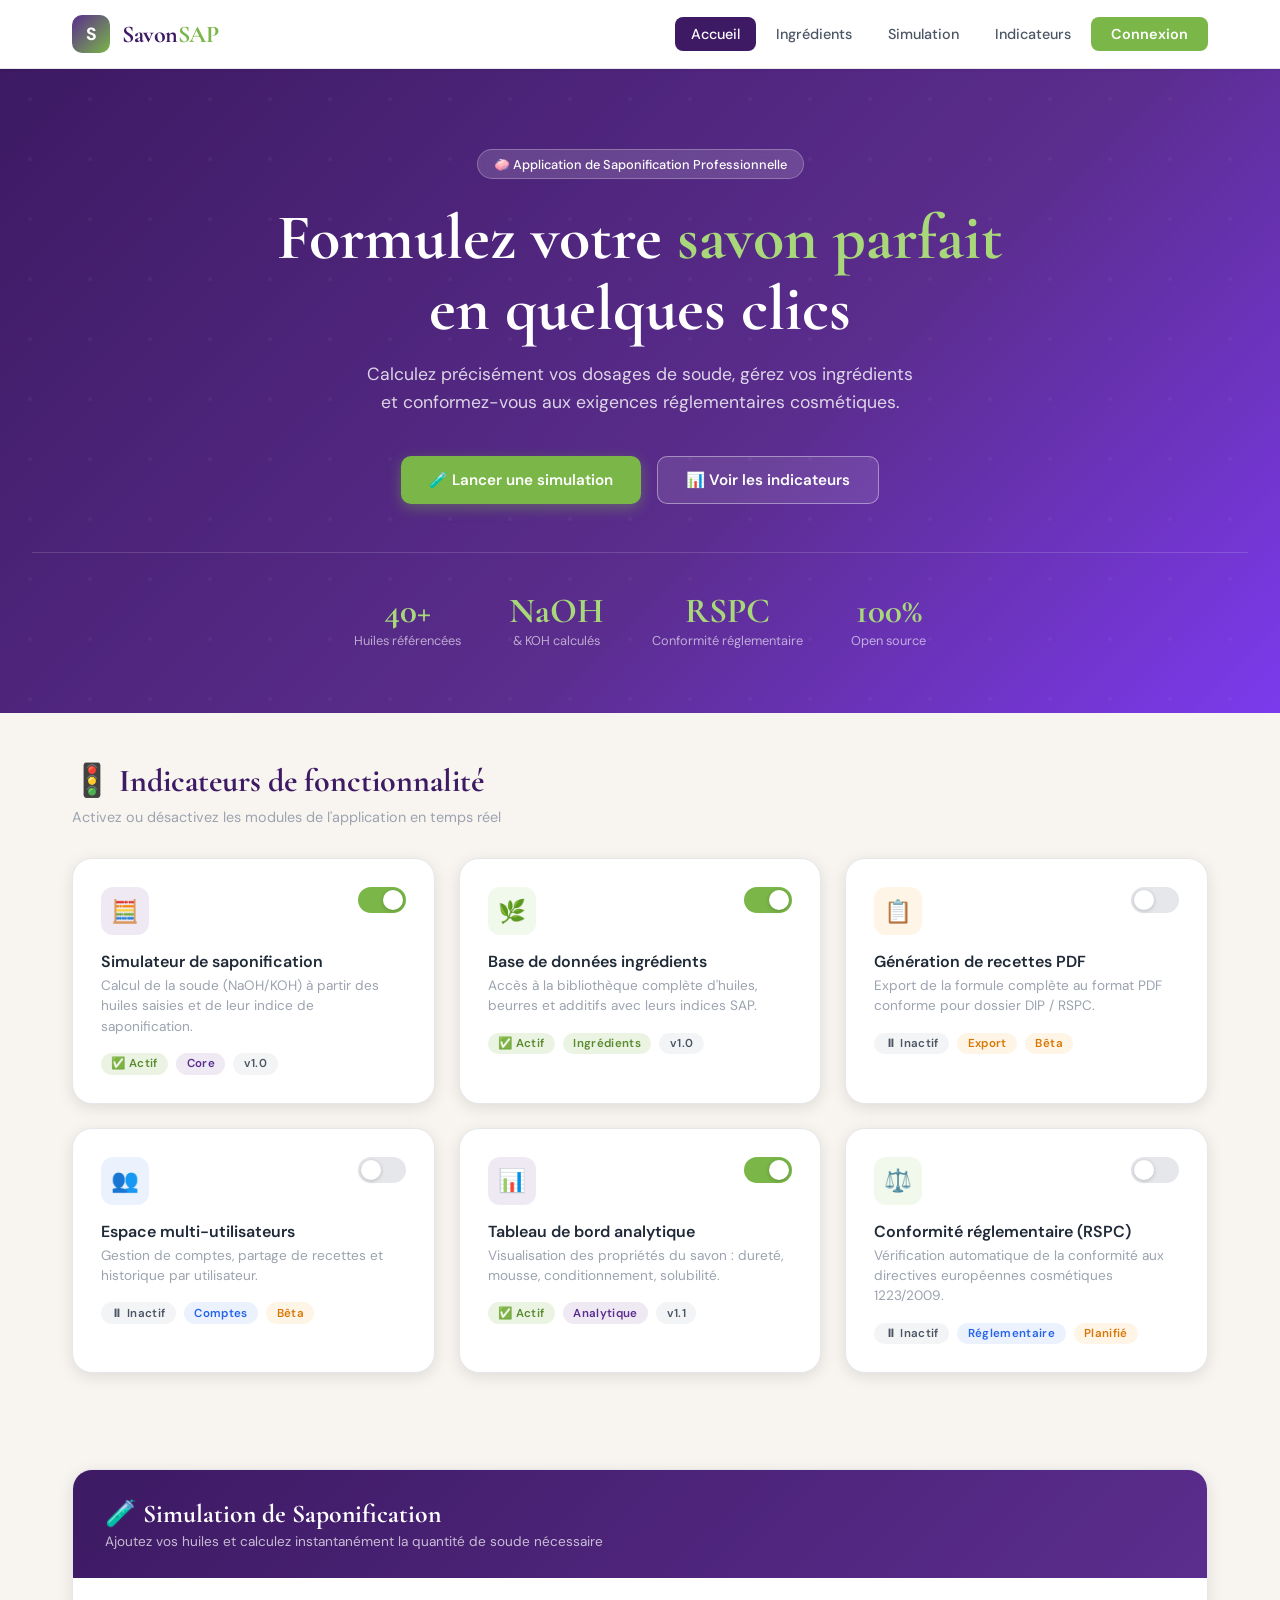
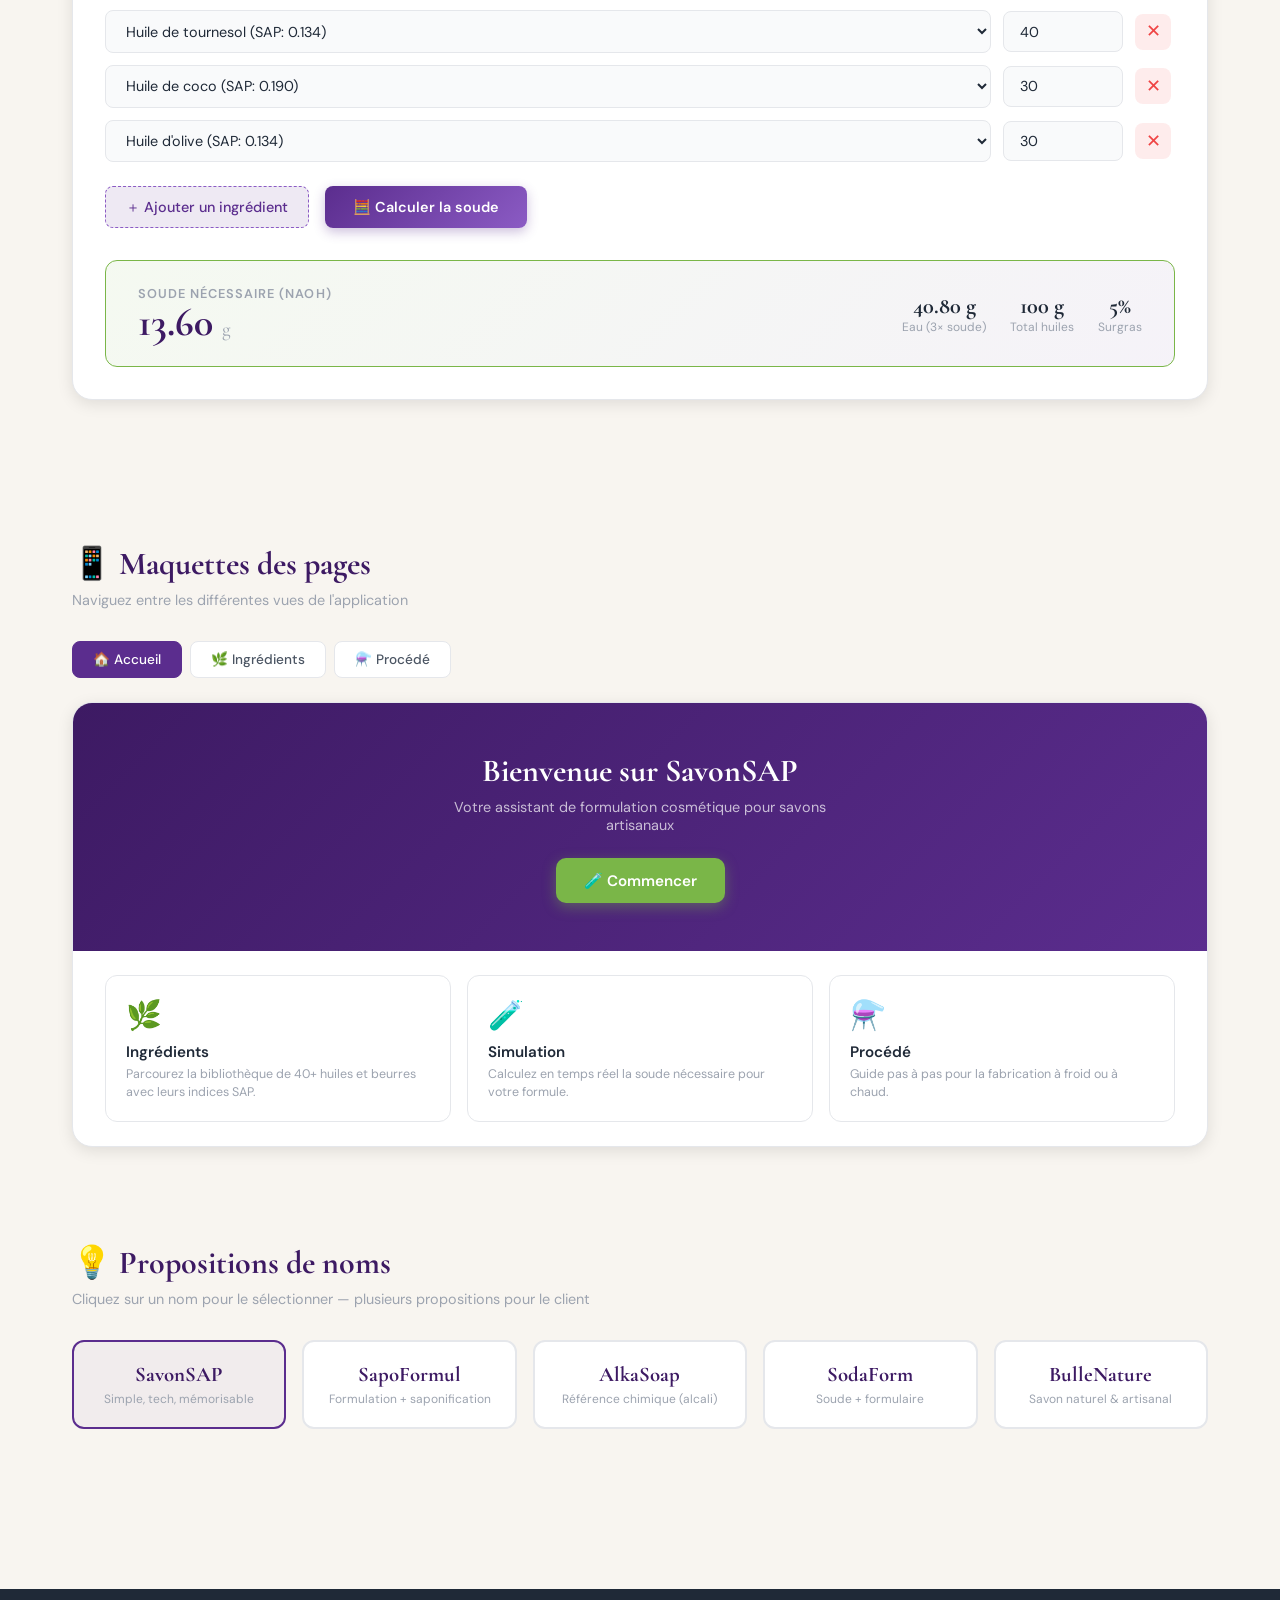
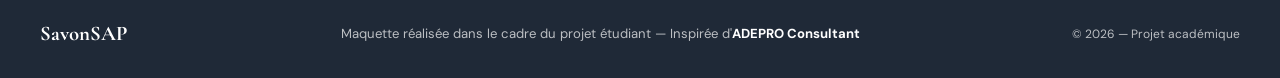
<file: index.html>
<!DOCTYPE html>
<html lang="fr">
<head>
  <meta charset="UTF-8" />
  <meta name="viewport" content="width=device-width, initial-scale=1.0"/>
  <title>SavonSAP – Simulateur de Saponification</title>
  <link href="https://fonts.googleapis.com/css2?family=Cormorant+Garamond:wght@300;400;600;700&family=DM+Sans:wght@300;400;500;600&display=swap" rel="stylesheet"/>
  <style>
    /* ============================
       VARIABLES & RESET
    ============================ */
    :root {
      --violet:      #5b2d8e;
      --violet-dark: #3d1a63;
      --violet-light:#8b5bc4;
      --green:       #7ab648;
      --green-dark:  #5a8a30;
      --green-light: #a8d87a;
      --cream:       #f8f5f0;
      --white:       #ffffff;
      --gray-50:     #f9fafb;
      --gray-100:    #f3f4f6;
      --gray-200:    #e5e7eb;
      --gray-400:    #9ca3af;
      --gray-600:    #4b5563;
      --gray-800:    #1f2937;
      --shadow-sm:   0 1px 3px rgba(0,0,0,.08);
      --shadow-md:   0 4px 16px rgba(0,0,0,.10);
      --shadow-lg:   0 8px 32px rgba(91,45,142,.12);
      --radius:      12px;
      --radius-lg:   20px;
    }
    *, *::before, *::after { box-sizing: border-box; margin: 0; padding: 0; }
    html { scroll-behavior: smooth; }
    body {
      font-family: 'DM Sans', sans-serif;
      background: var(--cream);
      color: var(--gray-800);
      min-height: 100vh;
    }

    /* ============================
       NAV
    ============================ */
    nav {
      background: var(--white);
      border-bottom: 1px solid var(--gray-200);
      position: sticky; top: 0; z-index: 100;
      box-shadow: var(--shadow-sm);
    }
    .nav-inner {
      max-width: 1200px; margin: 0 auto;
      display: flex; align-items: center; justify-content: space-between;
      padding: 0 2rem; height: 68px;
    }
    .logo {
      display: flex; align-items: center; gap: .75rem;
      text-decoration: none;
    }
    .logo-icon {
      width: 38px; height: 38px;
      background: linear-gradient(135deg, var(--violet) 0%, var(--green) 100%);
      border-radius: 10px;
      display: flex; align-items: center; justify-content: center;
      color: white; font-size: 1.1rem; font-weight: 700;
    }
    .logo-text {
      font-family: 'Cormorant Garamond', serif;
      font-size: 1.5rem; font-weight: 700;
      color: var(--violet-dark);
      letter-spacing: -.5px;
    }
    .logo-text span { color: var(--green); }
    .nav-links {
      display: flex; gap: .25rem; list-style: none;
    }
    .nav-links a {
      display: block; padding: .5rem 1rem;
      border-radius: 8px;
      text-decoration: none;
      font-size: .9rem; font-weight: 500;
      color: var(--gray-600);
      transition: all .2s;
    }
    .nav-links a:hover, .nav-links a.active {
      background: var(--violet-dark);
      color: white;
    }
    .nav-cta {
      background: var(--green);
      color: white !important;
      border-radius: 8px;
      padding: .5rem 1.25rem !important;
      font-weight: 600 !important;
    }
    .nav-cta:hover { background: var(--green-dark) !important; color: white !important; }

    /* ============================
       HERO
    ============================ */
    .hero {
      background: linear-gradient(135deg, var(--violet-dark) 0%, var(--violet) 60%, #7c3aed 100%);
      color: white;
      padding: 5rem 2rem 4rem;
      text-align: center;
      position: relative;
      overflow: hidden;
    }
    .hero::before {
      content: '';
      position: absolute; inset: 0;
      background: url("data:image/svg+xml,%3Csvg width='60' height='60' viewBox='0 0 60 60' xmlns='http://www.w3.org/2000/svg'%3E%3Cg fill='none' fill-rule='evenodd'%3E%3Cg fill='%23ffffff' fill-opacity='0.04'%3E%3Ccircle cx='30' cy='30' r='2'/%3E%3C/g%3E%3C/g%3E%3C/svg%3E");
      pointer-events: none;
    }
    .hero-badge {
      display: inline-flex; align-items: center; gap: .5rem;
      background: rgba(255,255,255,.15);
      border: 1px solid rgba(255,255,255,.25);
      border-radius: 100px;
      padding: .35rem 1rem;
      font-size: .8rem; font-weight: 500;
      margin-bottom: 1.5rem;
      backdrop-filter: blur(4px);
    }
    .hero h1 {
      font-family: 'Cormorant Garamond', serif;
      font-size: clamp(2.5rem, 5vw, 4rem);
      font-weight: 700;
      line-height: 1.1;
      margin-bottom: 1rem;
    }
    .hero h1 span { color: var(--green-light); }
    .hero p {
      font-size: 1.1rem; color: rgba(255,255,255,.8);
      max-width: 560px; margin: 0 auto 2.5rem;
      line-height: 1.6;
    }
    .hero-actions { display: flex; gap: 1rem; justify-content: center; flex-wrap: wrap; }
    .btn {
      display: inline-flex; align-items: center; gap: .5rem;
      padding: .8rem 1.75rem;
      border-radius: 10px;
      font-family: 'DM Sans', sans-serif;
      font-size: .95rem; font-weight: 600;
      cursor: pointer; border: none;
      text-decoration: none;
      transition: all .2s;
    }
    .btn-primary {
      background: var(--green);
      color: white;
      box-shadow: 0 4px 14px rgba(122,182,72,.4);
    }
    .btn-primary:hover { background: var(--green-dark); transform: translateY(-1px); }
    .btn-outline {
      background: rgba(255,255,255,.1);
      color: white;
      border: 1.5px solid rgba(255,255,255,.4);
      backdrop-filter: blur(4px);
    }
    .btn-outline:hover { background: rgba(255,255,255,.2); }

    .hero-stats {
      display: flex; gap: 3rem; justify-content: center; flex-wrap: wrap;
      margin-top: 3rem; padding-top: 2.5rem;
      border-top: 1px solid rgba(255,255,255,.15);
    }
    .stat { text-align: center; }
    .stat-value {
      font-family: 'Cormorant Garamond', serif;
      font-size: 2.2rem; font-weight: 700;
      color: var(--green-light); line-height: 1;
    }
    .stat-label { font-size: .8rem; color: rgba(255,255,255,.6); margin-top: .25rem; }

    /* ============================
       MAIN LAYOUT
    ============================ */
    .container { max-width: 1200px; margin: 0 auto; padding: 3rem 2rem; }
    .section-title {
      font-family: 'Cormorant Garamond', serif;
      font-size: 2rem; font-weight: 700;
      color: var(--violet-dark);
      margin-bottom: .5rem;
    }
    .section-sub {
      color: var(--gray-400);
      font-size: .9rem;
      margin-bottom: 2rem;
    }

    /* ============================
       FEATURE FLAGS / INDICATEURS
    ============================ */
    .features-grid {
      display: grid;
      grid-template-columns: repeat(auto-fill, minmax(300px, 1fr));
      gap: 1.5rem;
      margin-bottom: 3rem;
    }
    .feature-card {
      background: white;
      border-radius: var(--radius-lg);
      padding: 1.75rem;
      box-shadow: var(--shadow-md);
      border: 1px solid var(--gray-200);
      transition: all .25s;
      position: relative;
      overflow: hidden;
    }
    .feature-card::before {
      content: '';
      position: absolute; top: 0; left: 0; right: 0;
      height: 4px;
      background: linear-gradient(90deg, var(--violet), var(--green));
      opacity: 0;
      transition: opacity .25s;
    }
    .feature-card:hover { transform: translateY(-3px); box-shadow: var(--shadow-lg); }
    .feature-card:hover::before { opacity: 1; }

    .feature-header {
      display: flex; align-items: flex-start; justify-content: space-between;
      margin-bottom: 1rem;
    }
    .feature-icon {
      width: 48px; height: 48px; border-radius: 12px;
      display: flex; align-items: center; justify-content: center;
      font-size: 1.4rem;
      flex-shrink: 0;
    }
    .feature-icon.violet { background: rgba(91,45,142,.1); }
    .feature-icon.green  { background: rgba(122,182,72,.1); }
    .feature-icon.amber  { background: rgba(245,158,11,.1); }
    .feature-icon.blue   { background: rgba(59,130,246,.1); }

    /* Toggle Switch */
    .toggle {
      position: relative;
      display: inline-block; width: 48px; height: 26px;
      flex-shrink: 0;
    }
    .toggle input { opacity: 0; width: 0; height: 0; }
    .toggle-slider {
      position: absolute; inset: 0; cursor: pointer;
      background: var(--gray-200); border-radius: 100px;
      transition: .3s;
    }
    .toggle-slider::before {
      content: '';
      position: absolute;
      height: 20px; width: 20px;
      left: 3px; bottom: 3px;
      background: white; border-radius: 50%;
      transition: .3s;
      box-shadow: 0 1px 4px rgba(0,0,0,.2);
    }
    .toggle input:checked + .toggle-slider { background: var(--green); }
    .toggle input:checked + .toggle-slider::before { transform: translateX(22px); }

    .feature-name {
      font-weight: 600; font-size: 1rem;
      color: var(--gray-800); margin-bottom: .25rem;
    }
    .feature-desc {
      font-size: .85rem; color: var(--gray-400);
      line-height: 1.5; margin-bottom: 1rem;
    }
    .feature-meta {
      display: flex; gap: .5rem; flex-wrap: wrap;
    }
    .tag {
      font-size: .72rem; font-weight: 600;
      padding: .2rem .65rem; border-radius: 100px;
      letter-spacing: .03em;
    }
    .tag-violet { background: rgba(91,45,142,.1); color: var(--violet); }
    .tag-green  { background: rgba(122,182,72,.15); color: var(--green-dark); }
    .tag-amber  { background: rgba(245,158,11,.1); color: #d97706; }
    .tag-blue   { background: rgba(59,130,246,.1); color: #2563eb; }
    .tag-gray   { background: var(--gray-100); color: var(--gray-600); }

    /* ============================
       SIMULATOR SECTION
    ============================ */
    .sim-section {
      background: white;
      border-radius: var(--radius-lg);
      box-shadow: var(--shadow-md);
      border: 1px solid var(--gray-200);
      overflow: hidden;
      margin-bottom: 3rem;
    }
    .sim-header {
      background: linear-gradient(135deg, var(--violet-dark), var(--violet));
      color: white; padding: 1.75rem 2rem;
      display: flex; align-items: center; gap: 1rem;
    }
    .sim-header h2 {
      font-family: 'Cormorant Garamond', serif;
      font-size: 1.6rem; font-weight: 700;
    }
    .sim-header p { font-size: .85rem; color: rgba(255,255,255,.7); margin-top: .25rem; }
    .sim-body { padding: 2rem; }

    .ingredients-list { display: flex; flex-direction: column; gap: .75rem; margin-bottom: 1.5rem; }
    .ingredient-row {
      display: grid; grid-template-columns: 1fr 120px 40px;
      gap: .75rem; align-items: center;
    }
    .ingredient-row select,
    .ingredient-row input[type="number"] {
      width: 100%; padding: .65rem 1rem;
      border: 1.5px solid var(--gray-200);
      border-radius: 8px;
      font-family: 'DM Sans', sans-serif;
      font-size: .9rem; color: var(--gray-800);
      background: var(--gray-50);
      outline: none;
      transition: border-color .2s;
    }
    .ingredient-row select:focus,
    .ingredient-row input:focus { border-color: var(--violet-light); background: white; }
    .btn-remove {
      width: 36px; height: 36px;
      border-radius: 8px;
      background: rgba(239,68,68,.1);
      border: none; cursor: pointer;
      color: #ef4444; font-size: 1.1rem;
      display: flex; align-items: center; justify-content: center;
      transition: background .2s;
    }
    .btn-remove:hover { background: #ef4444; color: white; }

    .sim-actions { display: flex; gap: 1rem; flex-wrap: wrap; margin-bottom: 2rem; }
    .btn-add {
      background: rgba(91,45,142,.1);
      color: var(--violet);
      border: 1.5px dashed var(--violet-light);
      padding: .65rem 1.25rem;
      border-radius: 8px; cursor: pointer;
      font-family: 'DM Sans', sans-serif; font-size: .9rem; font-weight: 500;
      display: flex; align-items: center; gap: .4rem;
      transition: all .2s;
    }
    .btn-add:hover { background: var(--violet); color: white; border-style: solid; }
    .btn-calc {
      background: linear-gradient(135deg, var(--violet), var(--violet-light));
      color: white; border: none; padding: .7rem 1.75rem;
      border-radius: 8px; cursor: pointer;
      font-family: 'DM Sans', sans-serif; font-size: .9rem; font-weight: 600;
      box-shadow: 0 4px 12px rgba(91,45,142,.3);
      display: flex; align-items: center; gap: .4rem;
      transition: all .2s;
    }
    .btn-calc:hover { transform: translateY(-1px); box-shadow: 0 6px 16px rgba(91,45,142,.4); }

    .result-box {
      background: linear-gradient(135deg, rgba(122,182,72,.08), rgba(91,45,142,.06));
      border: 1.5px solid var(--green);
      border-radius: var(--radius);
      padding: 1.5rem 2rem;
      display: flex; align-items: center; gap: 1.5rem;
      flex-wrap: wrap;
    }
    .result-main { flex: 1; }
    .result-label { font-size: .8rem; font-weight: 600; text-transform: uppercase; letter-spacing: .08em; color: var(--gray-400); }
    .result-value {
      font-family: 'Cormorant Garamond', serif;
      font-size: 2.5rem; font-weight: 700; color: var(--violet-dark);
      line-height: 1;
    }
    .result-value span { font-size: 1.2rem; font-weight: 400; color: var(--gray-400); }
    .result-breakdown {
      display: flex; gap: 1.5rem; flex-wrap: wrap;
    }
    .result-sub { text-align: center; }
    .result-sub-val { font-family: 'Cormorant Garamond', serif; font-size: 1.4rem; font-weight: 700; color: var(--gray-800); }
    .result-sub-label { font-size: .75rem; color: var(--gray-400); }

    /* ============================
       NAMES SECTION
    ============================ */
    .names-grid {
      display: grid; grid-template-columns: repeat(auto-fill, minmax(200px, 1fr));
      gap: 1rem; margin-bottom: 3rem;
    }
    .name-card {
      background: white;
      border-radius: var(--radius);
      padding: 1.25rem 1.5rem;
      border: 2px solid var(--gray-200);
      cursor: pointer; transition: all .2s;
      text-align: center;
    }
    .name-card:hover { border-color: var(--violet-light); transform: translateY(-2px); }
    .name-card.selected { border-color: var(--violet); background: rgba(91,45,142,.04); }
    .name-app {
      font-family: 'Cormorant Garamond', serif;
      font-size: 1.3rem; font-weight: 700; color: var(--violet-dark);
    }
    .name-tagline { font-size: .75rem; color: var(--gray-400); margin-top: .25rem; }

    /* ============================
       PAGES NAV
    ============================ */
    .pages-tabs {
      display: flex; gap: .5rem; flex-wrap: wrap; margin-bottom: 1.5rem;
    }
    .page-tab {
      padding: .55rem 1.25rem; border-radius: 8px;
      border: 1.5px solid var(--gray-200);
      background: white; cursor: pointer;
      font-family: 'DM Sans', sans-serif; font-size: .85rem; font-weight: 500;
      color: var(--gray-600);
      transition: all .2s;
    }
    .page-tab:hover { border-color: var(--violet-light); color: var(--violet); }
    .page-tab.active { background: var(--violet); color: white; border-color: var(--violet); }

    /* Page frames */
    .page-frame {
      background: white; border-radius: var(--radius-lg);
      box-shadow: var(--shadow-md); border: 1px solid var(--gray-200);
      overflow: hidden;
      display: none;
    }
    .page-frame.visible { display: block; }

    /* ============================
       HOME PAGE MOCKUP
    ============================ */
    .mock-hero {
      background: linear-gradient(135deg, var(--violet-dark), var(--violet));
      padding: 3rem 2rem; text-align: center; color: white;
    }
    .mock-hero h2 {
      font-family: 'Cormorant Garamond', serif; font-size: 2rem; font-weight: 700; margin-bottom: .5rem;
    }
    .mock-hero p { font-size: .9rem; color: rgba(255,255,255,.7); max-width: 420px; margin: 0 auto 1.5rem; }
    .mock-cards {
      display: grid; grid-template-columns: repeat(3,1fr); gap: 1rem;
      padding: 1.5rem 2rem;
    }
    .mock-card {
      border: 1px solid var(--gray-200); border-radius: var(--radius);
      padding: 1.25rem; transition: all .2s; cursor: pointer;
    }
    .mock-card:hover { border-color: var(--violet-light); box-shadow: var(--shadow-sm); }
    .mock-card-icon { font-size: 1.8rem; margin-bottom: .5rem; }
    .mock-card h3 { font-size: .95rem; font-weight: 600; margin-bottom: .25rem; }
    .mock-card p { font-size: .78rem; color: var(--gray-400); line-height: 1.4; }

    /* ============================
       INGREDIENTS PAGE MOCKUP
    ============================ */
    .mock-table { width: 100%; border-collapse: collapse; }
    .mock-table th {
      text-align: left; padding: .75rem 1rem;
      background: var(--gray-50); font-size: .8rem;
      font-weight: 600; text-transform: uppercase; letter-spacing: .06em;
      color: var(--gray-400); border-bottom: 1px solid var(--gray-200);
    }
    .mock-table td {
      padding: .85rem 1rem; border-bottom: 1px solid var(--gray-100);
      font-size: .88rem;
    }
    .mock-table tr:hover td { background: var(--gray-50); }
    .badge-pill {
      display: inline-block; padding: .2rem .65rem;
      border-radius: 100px; font-size: .72rem; font-weight: 600;
    }

    /* ============================
       FOOTER
    ============================ */
    footer {
      background: var(--gray-800); color: rgba(255,255,255,.7);
      padding: 2rem;
      margin-top: 4rem;
    }
    .footer-inner {
      max-width: 1200px; margin: 0 auto;
      display: flex; align-items: center; justify-content: space-between;
      flex-wrap: wrap; gap: 1rem;
    }
    .footer-logo {
      font-family: 'Cormorant Garamond', serif;
      font-size: 1.3rem; font-weight: 700; color: white;
    }
    footer p { font-size: .82rem; }

    /* ============================
       RESPONSIVE
    ============================ */
    @media (max-width: 768px) {
      .mock-cards { grid-template-columns: 1fr; }
      .ingredient-row { grid-template-columns: 1fr 90px 36px; }
      .hero-stats { gap: 1.5rem; }
      .nav-links { display: none; }
    }

    /* ============================
       ANIMATIONS
    ============================ */
    @keyframes fadeUp {
      from { opacity: 0; transform: translateY(20px); }
      to   { opacity: 1; transform: translateY(0); }
    }
    .hero > * { animation: fadeUp .6s ease both; }
    .hero > *:nth-child(2) { animation-delay: .1s; }
    .hero > *:nth-child(3) { animation-delay: .2s; }
    .hero > *:nth-child(4) { animation-delay: .3s; }
    .hero > *:nth-child(5) { animation-delay: .45s; }
  </style>
</head>
<body>

<!-- ========================
     NAVIGATION
======================== -->
<nav>
  <div class="nav-inner">
    <a href="#" class="logo">
      <div class="logo-icon">S</div>
      <span class="logo-text">Savon<span>SAP</span></span>
    </a>
    <ul class="nav-links">
      <li><a href="#accueil" class="active">Accueil</a></li>
      <li><a href="#ingredients">Ingrédients</a></li>
      <li><a href="#simulation">Simulation</a></li>
      <li><a href="#indicateurs">Indicateurs</a></li>
      <li><a href="#" class="nav-cta">Connexion</a></li>
    </ul>
  </div>
</nav>

<!-- ========================
     HERO
======================== -->
<section class="hero" id="accueil">
  <div class="hero-badge">🧼 Application de Saponification Professionnelle</div>
  <h1>Formulez votre <span>savon parfait</span><br/>en quelques clics</h1>
  <p>Calculez précisément vos dosages de soude, gérez vos ingrédients et conformez-vous aux exigences réglementaires cosmétiques.</p>
  <div class="hero-actions">
    <a href="#simulation" class="btn btn-primary">🧪 Lancer une simulation</a>
    <a href="#indicateurs" class="btn btn-outline">📊 Voir les indicateurs</a>
  </div>
  <div class="hero-stats">
    <div class="stat"><div class="stat-value">40+</div><div class="stat-label">Huiles référencées</div></div>
    <div class="stat"><div class="stat-value">NaOH</div><div class="stat-label">& KOH calculés</div></div>
    <div class="stat"><div class="stat-value">RSPC</div><div class="stat-label">Conformité réglementaire</div></div>
    <div class="stat"><div class="stat-value">100%</div><div class="stat-label">Open source</div></div>
  </div>
</section>

<!-- ========================
     INDICATEURS DE FONCTIONNALITÉ
======================== -->
<div class="container" id="indicateurs">
  <h2 class="section-title">🚦 Indicateurs de fonctionnalité</h2>
  <p class="section-sub">Activez ou désactivez les modules de l'application en temps réel</p>

  <div class="features-grid">

    <!-- Feature 1 -->
    <div class="feature-card">
      <div class="feature-header">
        <div class="feature-icon violet">🧮</div>
        <label class="toggle">
          <input type="checkbox" checked onchange="updateTag(this,'f1-status')"/>
          <span class="toggle-slider"></span>
        </label>
      </div>
      <div class="feature-name">Simulateur de saponification</div>
      <div class="feature-desc">Calcul de la soude (NaOH/KOH) à partir des huiles saisies et de leur indice de saponification.</div>
      <div class="feature-meta">
        <span class="tag tag-green" id="f1-status">✅ Actif</span>
        <span class="tag tag-violet">Core</span>
        <span class="tag tag-gray">v1.0</span>
      </div>
    </div>

    <!-- Feature 2 -->
    <div class="feature-card">
      <div class="feature-header">
        <div class="feature-icon green">🌿</div>
        <label class="toggle">
          <input type="checkbox" checked onchange="updateTag(this,'f2-status')"/>
          <span class="toggle-slider"></span>
        </label>
      </div>
      <div class="feature-name">Base de données ingrédients</div>
      <div class="feature-desc">Accès à la bibliothèque complète d'huiles, beurres et additifs avec leurs indices SAP.</div>
      <div class="feature-meta">
        <span class="tag tag-green" id="f2-status">✅ Actif</span>
        <span class="tag tag-green">Ingrédients</span>
        <span class="tag tag-gray">v1.0</span>
      </div>
    </div>

    <!-- Feature 3 -->
    <div class="feature-card">
      <div class="feature-header">
        <div class="feature-icon amber">📋</div>
        <label class="toggle">
          <input type="checkbox" onchange="updateTag(this,'f3-status')"/>
          <span class="toggle-slider"></span>
        </label>
      </div>
      <div class="feature-name">Génération de recettes PDF</div>
      <div class="feature-desc">Export de la formule complète au format PDF conforme pour dossier DIP / RSPC.</div>
      <div class="feature-meta">
        <span class="tag tag-gray" id="f3-status">⏸ Inactif</span>
        <span class="tag tag-amber">Export</span>
        <span class="tag tag-amber">Bêta</span>
      </div>
    </div>

    <!-- Feature 4 -->
    <div class="feature-card">
      <div class="feature-header">
        <div class="feature-icon blue">👥</div>
        <label class="toggle">
          <input type="checkbox" onchange="updateTag(this,'f4-status')"/>
          <span class="toggle-slider"></span>
        </label>
      </div>
      <div class="feature-name">Espace multi-utilisateurs</div>
      <div class="feature-desc">Gestion de comptes, partage de recettes et historique par utilisateur.</div>
      <div class="feature-meta">
        <span class="tag tag-gray" id="f4-status">⏸ Inactif</span>
        <span class="tag tag-blue">Comptes</span>
        <span class="tag tag-amber">Bêta</span>
      </div>
    </div>

    <!-- Feature 5 -->
    <div class="feature-card">
      <div class="feature-header">
        <div class="feature-icon violet">📊</div>
        <label class="toggle">
          <input type="checkbox" checked onchange="updateTag(this,'f5-status')"/>
          <span class="toggle-slider"></span>
        </label>
      </div>
      <div class="feature-name">Tableau de bord analytique</div>
      <div class="feature-desc">Visualisation des propriétés du savon : dureté, mousse, conditionnement, solubilité.</div>
      <div class="feature-meta">
        <span class="tag tag-green" id="f5-status">✅ Actif</span>
        <span class="tag tag-violet">Analytique</span>
        <span class="tag tag-gray">v1.1</span>
      </div>
    </div>

    <!-- Feature 6 -->
    <div class="feature-card">
      <div class="feature-header">
        <div class="feature-icon green">⚖️</div>
        <label class="toggle">
          <input type="checkbox" onchange="updateTag(this,'f6-status')"/>
          <span class="toggle-slider"></span>
        </label>
      </div>
      <div class="feature-name">Conformité réglementaire (RSPC)</div>
      <div class="feature-desc">Vérification automatique de la conformité aux directives européennes cosmétiques 1223/2009.</div>
      <div class="feature-meta">
        <span class="tag tag-gray" id="f6-status">⏸ Inactif</span>
        <span class="tag tag-blue">Réglementaire</span>
        <span class="tag tag-amber">Planifié</span>
      </div>
    </div>

  </div>
</div>

<!-- ========================
     SIMULATEUR
======================== -->
<div class="container" id="simulation" style="padding-top:0">
  <div class="sim-section">
    <div class="sim-header">
      <div>
        <h2>🧪 Simulation de Saponification</h2>
        <p>Ajoutez vos huiles et calculez instantanément la quantité de soude nécessaire</p>
      </div>
    </div>
    <div class="sim-body">
      <div class="ingredients-list" id="ingredients-list">
        <div class="ingredient-row">
          <select>
            <option>Huile de tournesol (SAP: 0.134)</option>
            <option>Huile de coco (SAP: 0.190)</option>
            <option>Huile d'olive (SAP: 0.134)</option>
            <option>Huile de palme (SAP: 0.141)</option>
            <option>Beurre de karité (SAP: 0.128)</option>
            <option>Huile de ricin (SAP: 0.128)</option>
          </select>
          <input type="number" value="40" min="0" step="5" placeholder="g"/>
          <button class="btn-remove" onclick="removeRow(this)">✕</button>
        </div>
        <div class="ingredient-row">
          <select>
            <option>Huile de coco (SAP: 0.190)</option>
            <option>Huile de tournesol (SAP: 0.134)</option>
            <option>Huile d'olive (SAP: 0.134)</option>
            <option>Huile de palme (SAP: 0.141)</option>
          </select>
          <input type="number" value="30" min="0" step="5" placeholder="g"/>
          <button class="btn-remove" onclick="removeRow(this)">✕</button>
        </div>
        <div class="ingredient-row">
          <select>
            <option>Huile d'olive (SAP: 0.134)</option>
            <option>Huile de tournesol (SAP: 0.134)</option>
            <option>Huile de coco (SAP: 0.190)</option>
          </select>
          <input type="number" value="30" min="0" step="5" placeholder="g"/>
          <button class="btn-remove" onclick="removeRow(this)">✕</button>
        </div>
      </div>
      <div class="sim-actions">
        <button class="btn-add" onclick="addIngredient()">＋ Ajouter un ingrédient</button>
        <button class="btn-calc" onclick="calculate()">🧮 Calculer la soude</button>
      </div>
      <div class="result-box" id="result-box">
        <div class="result-main">
          <div class="result-label">Soude nécessaire (NaOH)</div>
          <div class="result-value" id="result-naoh">13.60 <span>g</span></div>
        </div>
        <div class="result-breakdown">
          <div class="result-sub">
            <div class="result-sub-val" id="result-eau">40.80 g</div>
            <div class="result-sub-label">Eau (3× soude)</div>
          </div>
          <div class="result-sub">
            <div class="result-sub-val" id="result-total">100 g</div>
            <div class="result-sub-label">Total huiles</div>
          </div>
          <div class="result-sub">
            <div class="result-sub-val">5%</div>
            <div class="result-sub-label">Surgras</div>
          </div>
        </div>
      </div>
    </div>
  </div>
</div>

<!-- ========================
     MAQUETTES PAGES
======================== -->
<div class="container" id="ingredients">
  <h2 class="section-title">📱 Maquettes des pages</h2>
  <p class="section-sub">Naviguez entre les différentes vues de l'application</p>

  <div class="pages-tabs">
    <button class="page-tab active" onclick="showPage('home',this)">🏠 Accueil</button>
    <button class="page-tab" onclick="showPage('ingredients-page',this)">🌿 Ingrédients</button>
    <button class="page-tab" onclick="showPage('procede',this)">⚗️ Procédé</button>
  </div>

  <!-- HOME MOCKUP -->
  <div class="page-frame visible" id="page-home">
    <div class="mock-hero">
      <h2>Bienvenue sur SavonSAP</h2>
      <p>Votre assistant de formulation cosmétique pour savons artisanaux</p>
      <a href="#simulation" class="btn btn-primary" style="display:inline-flex">🧪 Commencer</a>
    </div>
    <div class="mock-cards">
      <div class="mock-card">
        <div class="mock-card-icon">🌿</div>
        <h3>Ingrédients</h3>
        <p>Parcourez la bibliothèque de 40+ huiles et beurres avec leurs indices SAP.</p>
      </div>
      <div class="mock-card">
        <div class="mock-card-icon">🧪</div>
        <h3>Simulation</h3>
        <p>Calculez en temps réel la soude nécessaire pour votre formule.</p>
      </div>
      <div class="mock-card">
        <div class="mock-card-icon">⚗️</div>
        <h3>Procédé</h3>
        <p>Guide pas à pas pour la fabrication à froid ou à chaud.</p>
      </div>
    </div>
  </div>

  <!-- INGREDIENTS MOCKUP -->
  <div class="page-frame" id="page-ingredients-page">
    <div style="padding:1.5rem 2rem; border-bottom:1px solid var(--gray-200); display:flex; align-items:center; justify-content:space-between;">
      <div>
        <div style="font-family:'Cormorant Garamond',serif; font-size:1.4rem; font-weight:700;">Base d'ingrédients</div>
        <div style="font-size:.82rem;color:var(--gray-400)">40 huiles et beurres référencés</div>
      </div>
      <input type="text" placeholder="🔍  Rechercher une huile…" style="padding:.55rem 1rem; border:1.5px solid var(--gray-200); border-radius:8px; font-size:.85rem; width:220px; outline:none;"/>
    </div>
    <table class="mock-table">
      <thead>
        <tr>
          <th>Ingrédient</th>
          <th>Indice SAP (NaOH)</th>
          <th>Propriétés</th>
          <th>Famille</th>
        </tr>
      </thead>
      <tbody>
        <tr>
          <td><strong>Huile de coco</strong></td>
          <td>0.190</td>
          <td><span class="badge-pill" style="background:rgba(122,182,72,.1);color:#5a8a30">Mousse ⭐⭐⭐</span></td>
          <td><span class="tag tag-green">Tropicale</span></td>
        </tr>
        <tr>
          <td><strong>Huile d'olive</strong></td>
          <td>0.134</td>
          <td><span class="badge-pill" style="background:rgba(91,45,142,.1);color:#5b2d8e">Conditionnement ⭐⭐⭐</span></td>
          <td><span class="tag tag-violet">Méditerranéenne</span></td>
        </tr>
        <tr>
          <td><strong>Huile de palme</strong></td>
          <td>0.141</td>
          <td><span class="badge-pill" style="background:rgba(245,158,11,.1);color:#d97706">Dureté ⭐⭐⭐</span></td>
          <td><span class="tag tag-amber">Végétale</span></td>
        </tr>
        <tr>
          <td><strong>Beurre de karité</strong></td>
          <td>0.128</td>
          <td><span class="badge-pill" style="background:rgba(59,130,246,.1);color:#2563eb">Nourrissant ⭐⭐⭐</span></td>
          <td><span class="tag tag-blue">Beurre</span></td>
        </tr>
        <tr>
          <td><strong>Huile de ricin</strong></td>
          <td>0.128</td>
          <td><span class="badge-pill" style="background:rgba(122,182,72,.1);color:#5a8a30">Mousse crémeuse ⭐⭐</span></td>
          <td><span class="tag tag-green">Spéciale</span></td>
        </tr>
      </tbody>
    </table>
  </div>

  <!-- PROCEDE MOCKUP -->
  <div class="page-frame" id="page-procede">
    <div style="padding:2rem;">
      <div style="font-family:'Cormorant Garamond',serif; font-size:1.5rem; font-weight:700; margin-bottom:1.5rem; color:var(--violet-dark)">⚗️ Guide de fabrication — Saponification à froid</div>
      <div style="display:flex; flex-direction:column; gap:1rem;">
        <div style="display:flex;gap:1rem;align-items:flex-start; padding:1rem;border-radius:10px;border:1px solid var(--gray-200);">
          <div style="background:var(--violet);color:white;width:32px;height:32px;border-radius:50%;display:flex;align-items:center;justify-content:center;font-weight:700;flex-shrink:0;">1</div>
          <div><strong>Préparer les huiles</strong> — Peser et faire fondre les corps solides (beurres, huile de coco). Mélanger toutes les huiles à ~40°C.</div>
        </div>
        <div style="display:flex;gap:1rem;align-items:flex-start; padding:1rem;border-radius:10px;border:1px solid var(--gray-200);">
          <div style="background:var(--violet);color:white;width:32px;height:32px;border-radius:50%;display:flex;align-items:center;justify-content:center;font-weight:700;flex-shrink:0;">2</div>
          <div><strong>Préparer la lessive de soude</strong> — Dissoudre la soude dans l'eau froide (jamais l'inverse !). Laisser refroidir à ~40°C.</div>
        </div>
        <div style="display:flex;gap:1rem;align-items:flex-start; padding:1rem;border-radius:10px;border:1px solid var(--gray-200);">
          <div style="background:var(--green);color:white;width:32px;height:32px;border-radius:50%;display:flex;align-items:center;justify-content:center;font-weight:700;flex-shrink:0;">3</div>
          <div><strong>Mélanger et mixer</strong> — Verser la soude sur les huiles en filet. Mixer par alternances jusqu'à la trace légère.</div>
        </div>
        <div style="display:flex;gap:1rem;align-items:flex-start; padding:1rem;border-radius:10px;border:1px solid var(--gray-200);">
          <div style="background:var(--green);color:white;width:32px;height:32px;border-radius:50%;display:flex;align-items:center;justify-content:center;font-weight:700;flex-shrink:0;">4</div>
          <div><strong>Mouler et laisser reposer</strong> — Couler dans les moules, emballer et laisser 24–48h. Démouler puis curer 4–6 semaines.</div>
        </div>
      </div>
    </div>
  </div>
</div>

<!-- ========================
     NOMS PROPOSÉS
======================== -->
<div class="container">
  <h2 class="section-title">💡 Propositions de noms</h2>
  <p class="section-sub">Cliquez sur un nom pour le sélectionner — plusieurs propositions pour le client</p>
  <div class="names-grid">
    <div class="name-card selected" onclick="selectName(this)">
      <div class="name-app">SavonSAP</div>
      <div class="name-tagline">Simple, tech, mémorisable</div>
    </div>
    <div class="name-card" onclick="selectName(this)">
      <div class="name-app">SapoFormul</div>
      <div class="name-tagline">Formulation + saponification</div>
    </div>
    <div class="name-card" onclick="selectName(this)">
      <div class="name-app">AlkaSoap</div>
      <div class="name-tagline">Référence chimique (alcali)</div>
    </div>
    <div class="name-card" onclick="selectName(this)">
      <div class="name-app">SodaForm</div>
      <div class="name-tagline">Soude + formulaire</div>
    </div>
    <div class="name-card" onclick="selectName(this)">
      <div class="name-app">BulleNature</div>
      <div class="name-tagline">Savon naturel & artisanal</div>
    </div>
  </div>
</div>

<!-- ========================
     FOOTER
======================== -->
<footer>
  <div class="footer-inner">
    <div class="footer-logo">SavonSAP</div>
    <p>Maquette réalisée dans le cadre du projet étudiant — Inspirée d'<strong style="color:white">ADEPRO Consultant</strong></p>
    <p style="font-size:.75rem">© 2026 — Projet académique</p>
  </div>
</footer>

<!-- ========================
     JAVASCRIPT
======================== -->
<script>
  const SAP_VALUES = {
    'Huile de tournesol': 0.134,
    'Huile de coco':      0.190,
    "Huile d'olive":      0.134,
    'Huile de palme':     0.141,
    'Beurre de karité':   0.128,
    'Huile de ricin':     0.128,
  };

  function updateTag(checkbox, tagId) {
    const tag = document.getElementById(tagId);
    tag.className = checkbox.checked ? 'tag tag-green' : 'tag tag-gray';
    tag.textContent = checkbox.checked ? '✅ Actif' : '⏸ Inactif';
  }

  function addIngredient() {
    const list = document.getElementById('ingredients-list');
    const row = document.createElement('div');
    row.className = 'ingredient-row';
    row.innerHTML = `
      <select>
        <option>Huile de tournesol (SAP: 0.134)</option>
        <option>Huile de coco (SAP: 0.190)</option>
        <option>Huile d'olive (SAP: 0.134)</option>
        <option>Huile de palme (SAP: 0.141)</option>
        <option>Beurre de karité (SAP: 0.128)</option>
        <option>Huile de ricin (SAP: 0.128)</option>
      </select>
      <input type="number" value="20" min="0" step="5" placeholder="g"/>
      <button class="btn-remove" onclick="removeRow(this)">✕</button>
    `;
    list.appendChild(row);
    row.scrollIntoView({ behavior: 'smooth', block: 'nearest' });
  }

  function removeRow(btn) {
    btn.closest('.ingredient-row').remove();
  }

  function calculate() {
    const rows = document.querySelectorAll('#ingredients-list .ingredient-row');
    let totalNaOH = 0;
    let totalOil = 0;
    const surgras = 0.05;

    rows.forEach(row => {
      const selectText = row.querySelector('select').value;
      const weight = parseFloat(row.querySelector('input').value) || 0;
      totalOil += weight;

      // Extract SAP value from option text
      const match = selectText.match(/SAP:\s*([\d.]+)/);
      const sap = match ? parseFloat(match[1]) : 0.134;
      totalNaOH += weight * sap * (1 - surgras);
    });

    document.getElementById('result-naoh').innerHTML = `${totalNaOH.toFixed(2)} <span>g</span>`;
    document.getElementById('result-eau').textContent = `${(totalNaOH * 3).toFixed(1)} g`;
    document.getElementById('result-total').textContent = `${totalOil} g`;
  }

  function showPage(pageId, btn) {
    document.querySelectorAll('.page-frame').forEach(f => f.classList.remove('visible'));
    document.querySelectorAll('.page-tab').forEach(t => t.classList.remove('active'));
    document.getElementById('page-' + pageId).classList.add('visible');
    btn.classList.add('active');
  }

  function selectName(card) {
    document.querySelectorAll('.name-card').forEach(c => c.classList.remove('selected'));
    card.classList.add('selected');
  }
</script>

</body>
</html>
</file>
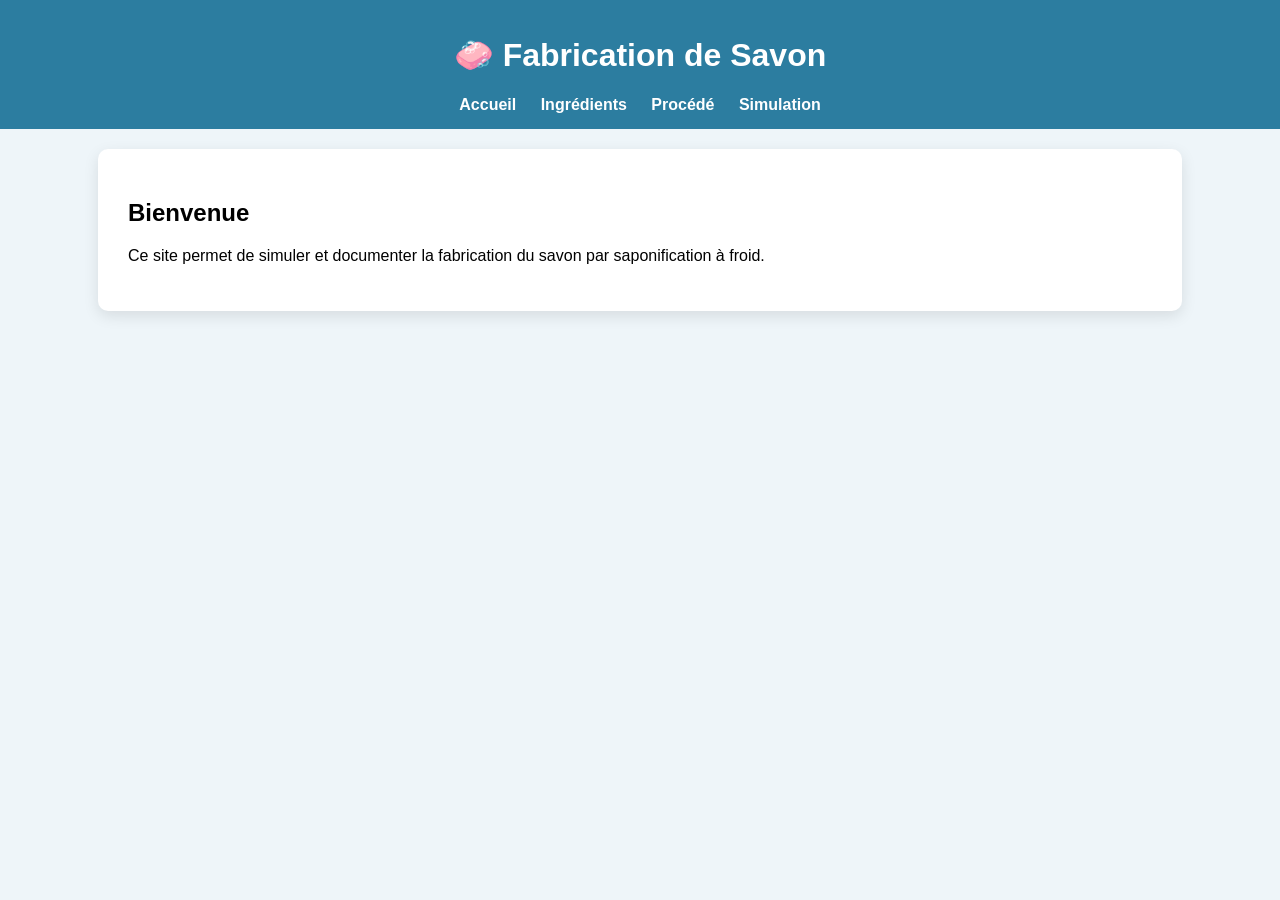
<file: views/index.html>
<!DOCTYPE html>
<html lang="fr">
<head>
<meta charset="UTF-8">
<meta name="viewport" content="width=device-width, initial-scale=1.0">
<title>Accueil - Simulateur Savon</title>

<link href="https://fonts.googleapis.com/css2?family=Poppins:wght@300;400;600&display=swap" rel="stylesheet">
<link rel="stylesheet" href="../style/style.css">
</head>

<body>

<header>
    <h1>🧼 Fabrication de Savon</h1>
    <nav>
        <a href="index.html">Accueil</a>
        <a href="ingredients.html">Ingrédients</a>
        <a href="recette.html">Procédé</a>
        <a href="simulation.html">Simulation</a>
    </nav>
</header>

<section class="container">
    <h2>Bienvenue</h2>
    <p>Ce site permet de simuler et documenter la fabrication du savon par saponification à froid.</p>
</section>

</body>
</html>
</file>
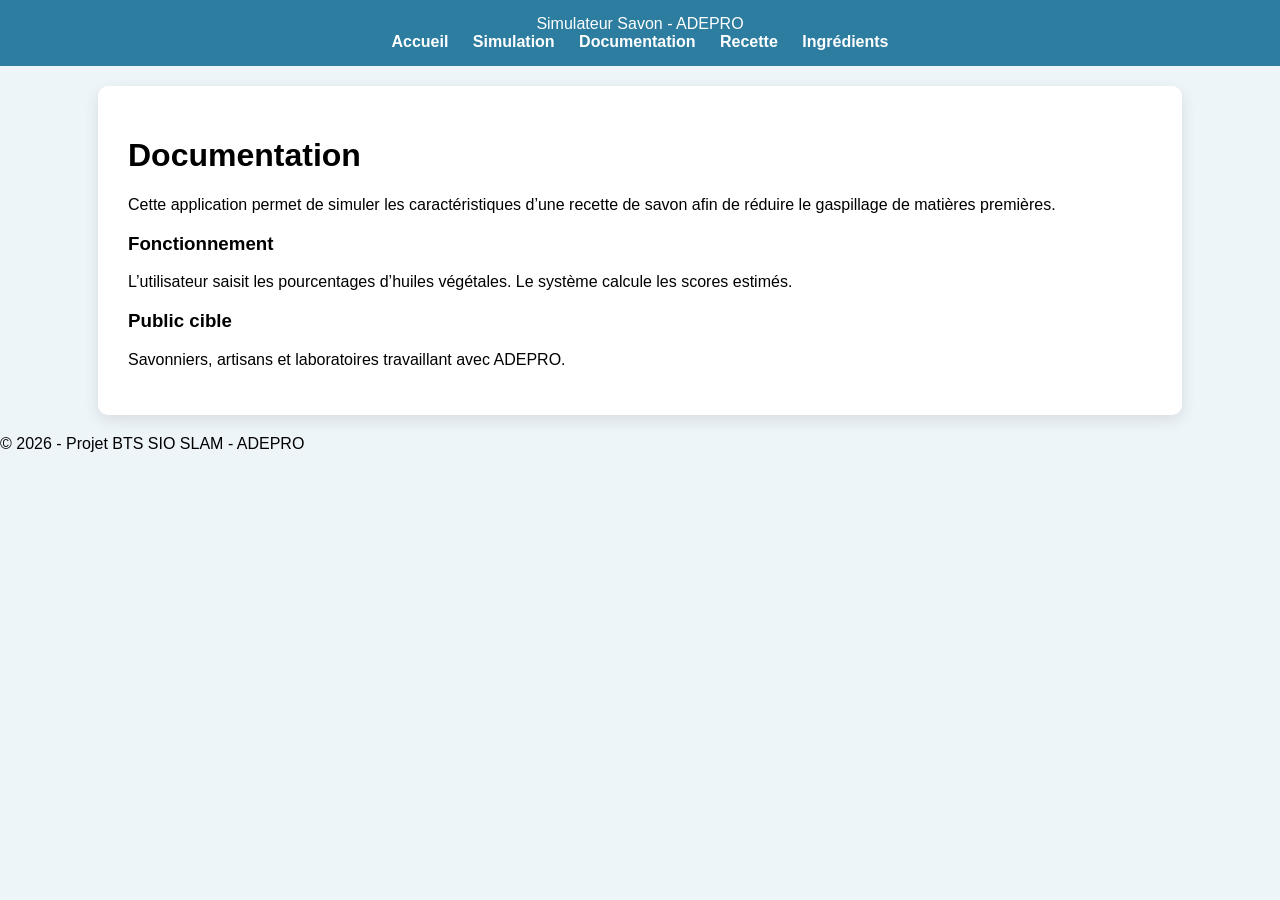
<file: views/documentation.html>
<!DOCTYPE html>
<html lang="fr">
<head>
<meta charset="UTF-8">
<meta name="viewport" content="width=device-width, initial-scale=1.0">
<title>Documentation</title>

<link href="https://fonts.googleapis.com/css2?family=Poppins:wght@300;400;600&display=swap" rel="stylesheet">
<link rel="stylesheet" href="../style/style.css">
</head>

<body>

<header>
    <div class="logo">Simulateur Savon - ADEPRO</div>
    <nav>
        <a href="index.html">Accueil</a>
        <a href="simulation.html">Simulation</a>
        <a href="documentation.html">Documentation</a>
        <a href="recette.html">Recette</a>
        <a href="ingredients.html">Ingrédients</a>
    </nav>
</header>

<div class="container">
    <h1>Documentation</h1>

    <p>
        Cette application permet de simuler les caractéristiques d’une recette de savon
        afin de réduire le gaspillage de matières premières.
    </p>

    <h3>Fonctionnement</h3>
    <p>
        L’utilisateur saisit les pourcentages d’huiles végétales.
        Le système calcule les scores estimés.
    </p>

    <h3>Public cible</h3>
    <p>
        Savonniers, artisans et laboratoires travaillant avec ADEPRO.
    </p>
</div>

<footer>
© 2026 - Projet BTS SIO SLAM - ADEPRO
</footer>

</body>
</html>
</file>
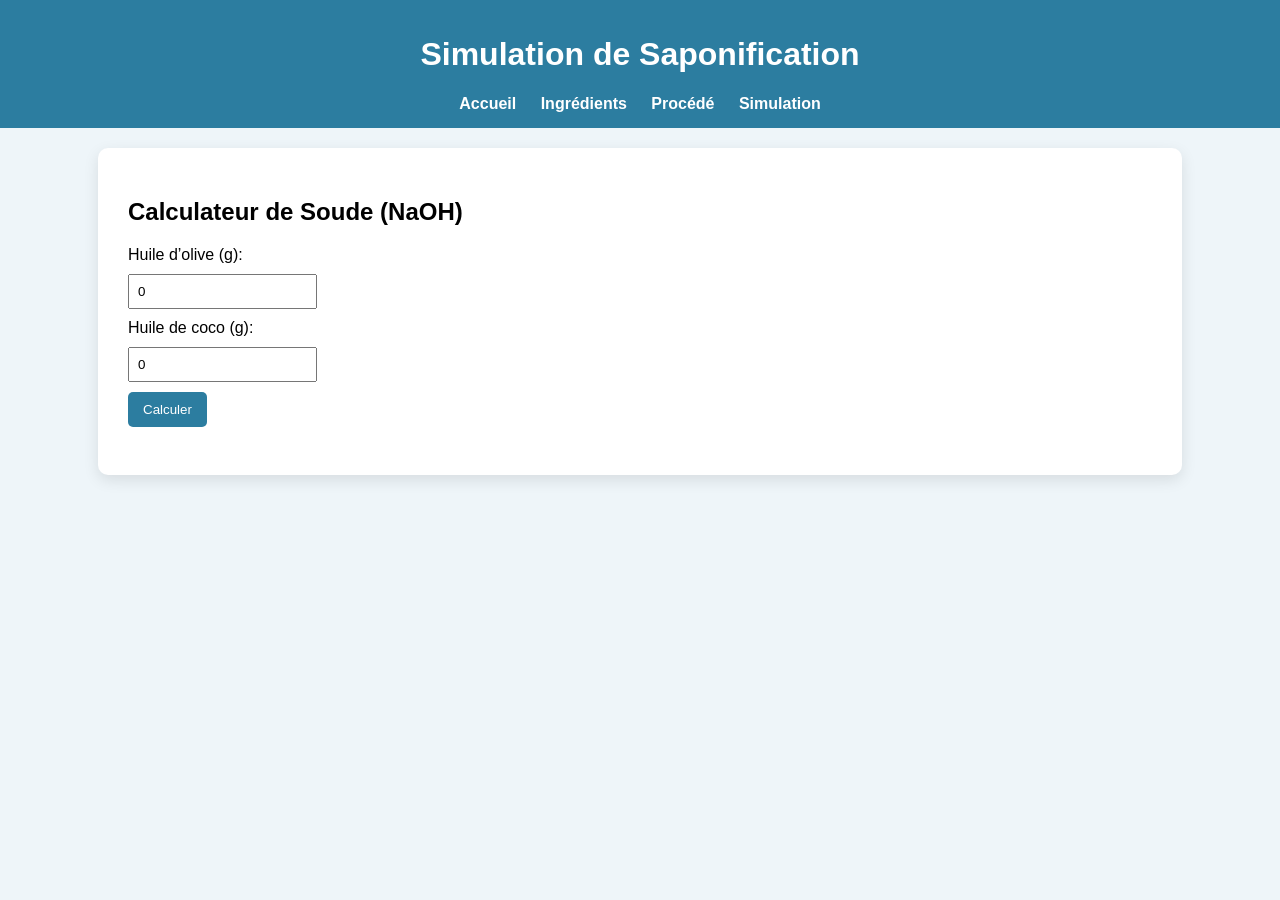
<file: views/simulation.html>
<!DOCTYPE html>
<html lang="fr">
<head>
<meta charset="UTF-8">
<meta name="viewport" content="width=device-width, initial-scale=1.0">
<title>Simulation</title>

<link href="https://fonts.googleapis.com/css2?family=Poppins:wght@300;400;600&display=swap" rel="stylesheet">
<link rel="stylesheet" href="../style/style.css">

</head>

<body>

<header>
    <h1>Simulation de Saponification</h1>
    <nav>
        <a href="index.html">Accueil</a>
        <a href="ingredients.html">Ingrédients</a>
        <a href="recette.html">Procédé</a>
        <a href="simulation.html">Simulation</a>
    </nav>
</header>

<section class="container">
    <h2>Calculateur de Soude (NaOH)</h2>

    <label>Huile d’olive (g):</label>
    <input type="number" id="olive" value="0">

    <label>Huile de coco (g):</label>
    <input type="number" id="coco" value="0">

    <button id="calcul">Calculer</button>

    <h3 id="resultat"></h3>
</section>

<script src="../js/script.js"></script>
</body>
</html>
</file>
<file: style/style.css>
body {
    font-family: Arial, sans-serif;
    margin: 0;
    background-color: #eef5f9;
}

header {
    background: #2c7da0;
    color: white;
    padding: 15px;
    text-align: center;
}

nav a {
    margin: 0 10px;
    text-decoration: none;
    color: white;
    font-weight: bold;
}

.container {
    padding: 30px;
    background: white;
    margin: 20px auto;
    width: 80%;
    border-radius: 10px;
    box-shadow: 0 5px 15px rgba(0,0,0,0.1);
}

input {
    display: block;
    margin: 10px 0;
    padding: 8px;
}

button {
    padding: 10px 15px;
    background: #2c7da0;
    border: none;
    color: white;
    border-radius: 5px;
    cursor: pointer;
}

button:hover {
    background: #1b4965;
}
</file>
